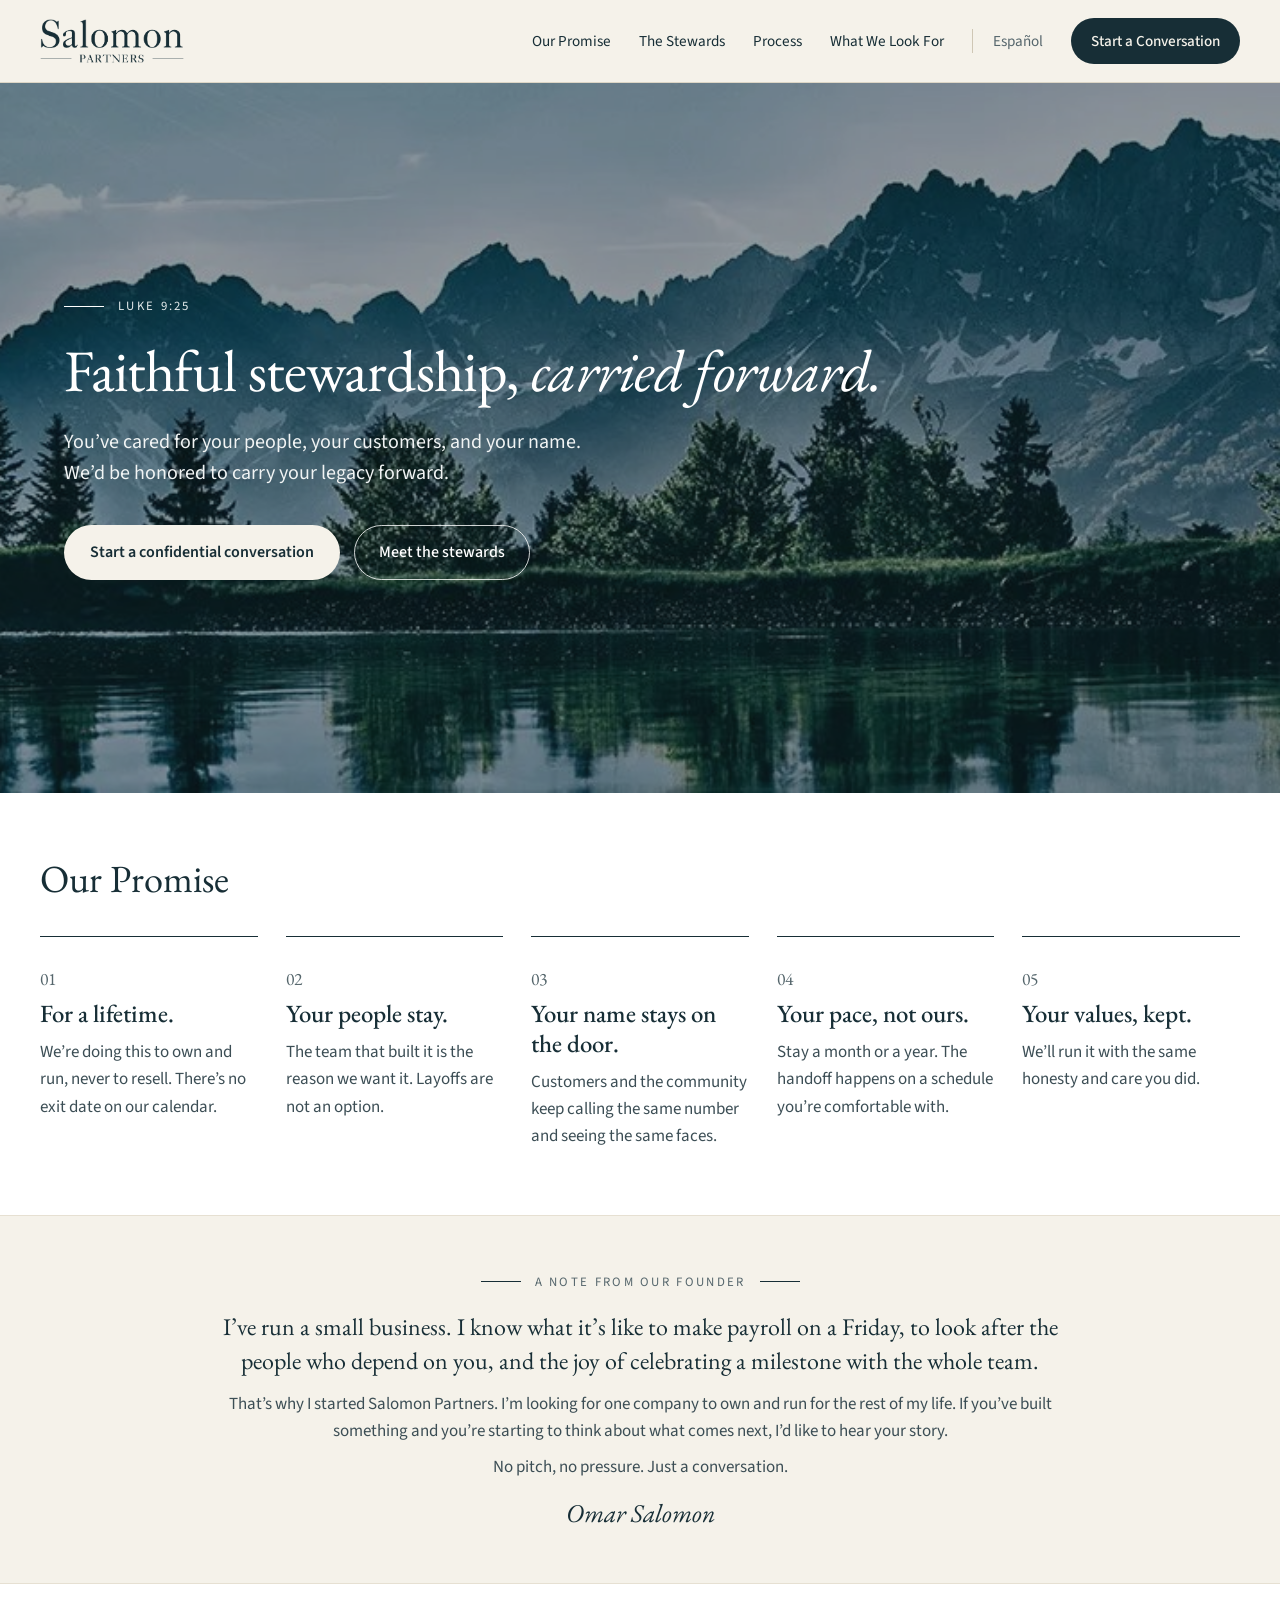
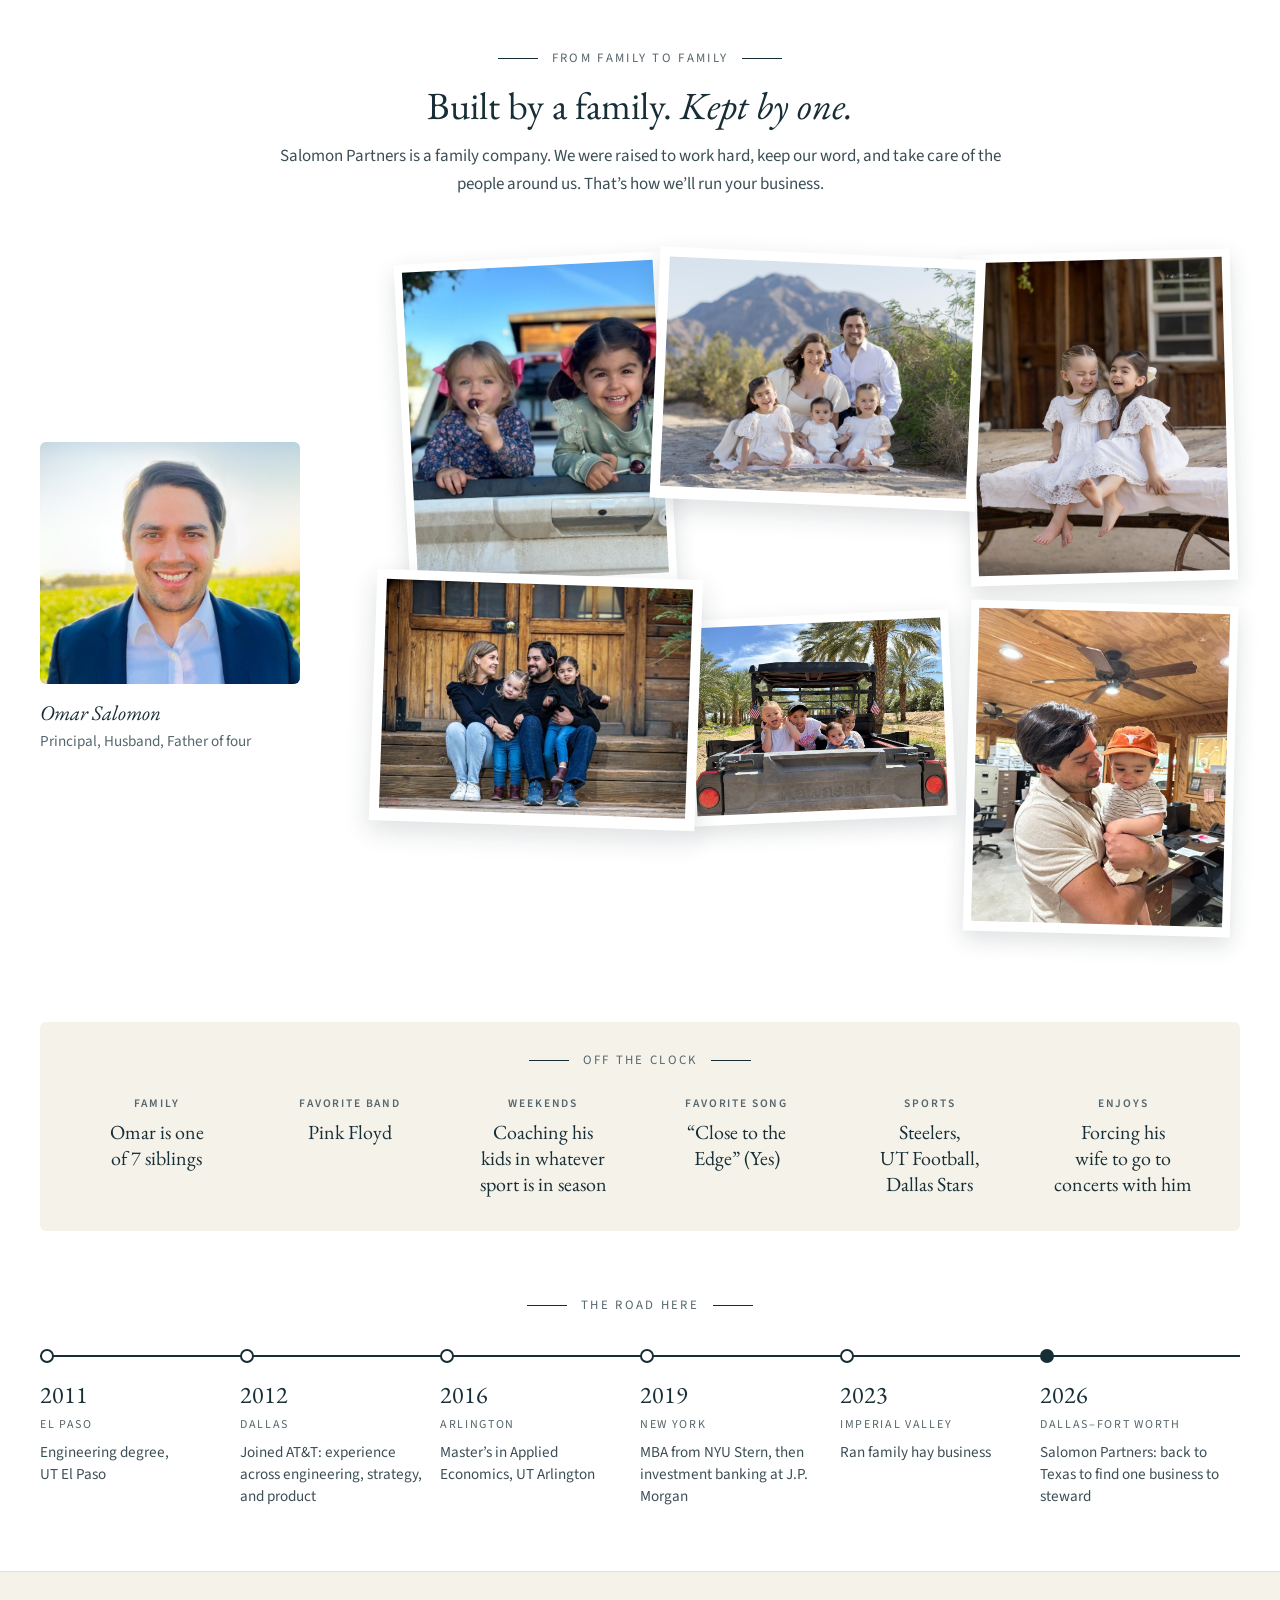
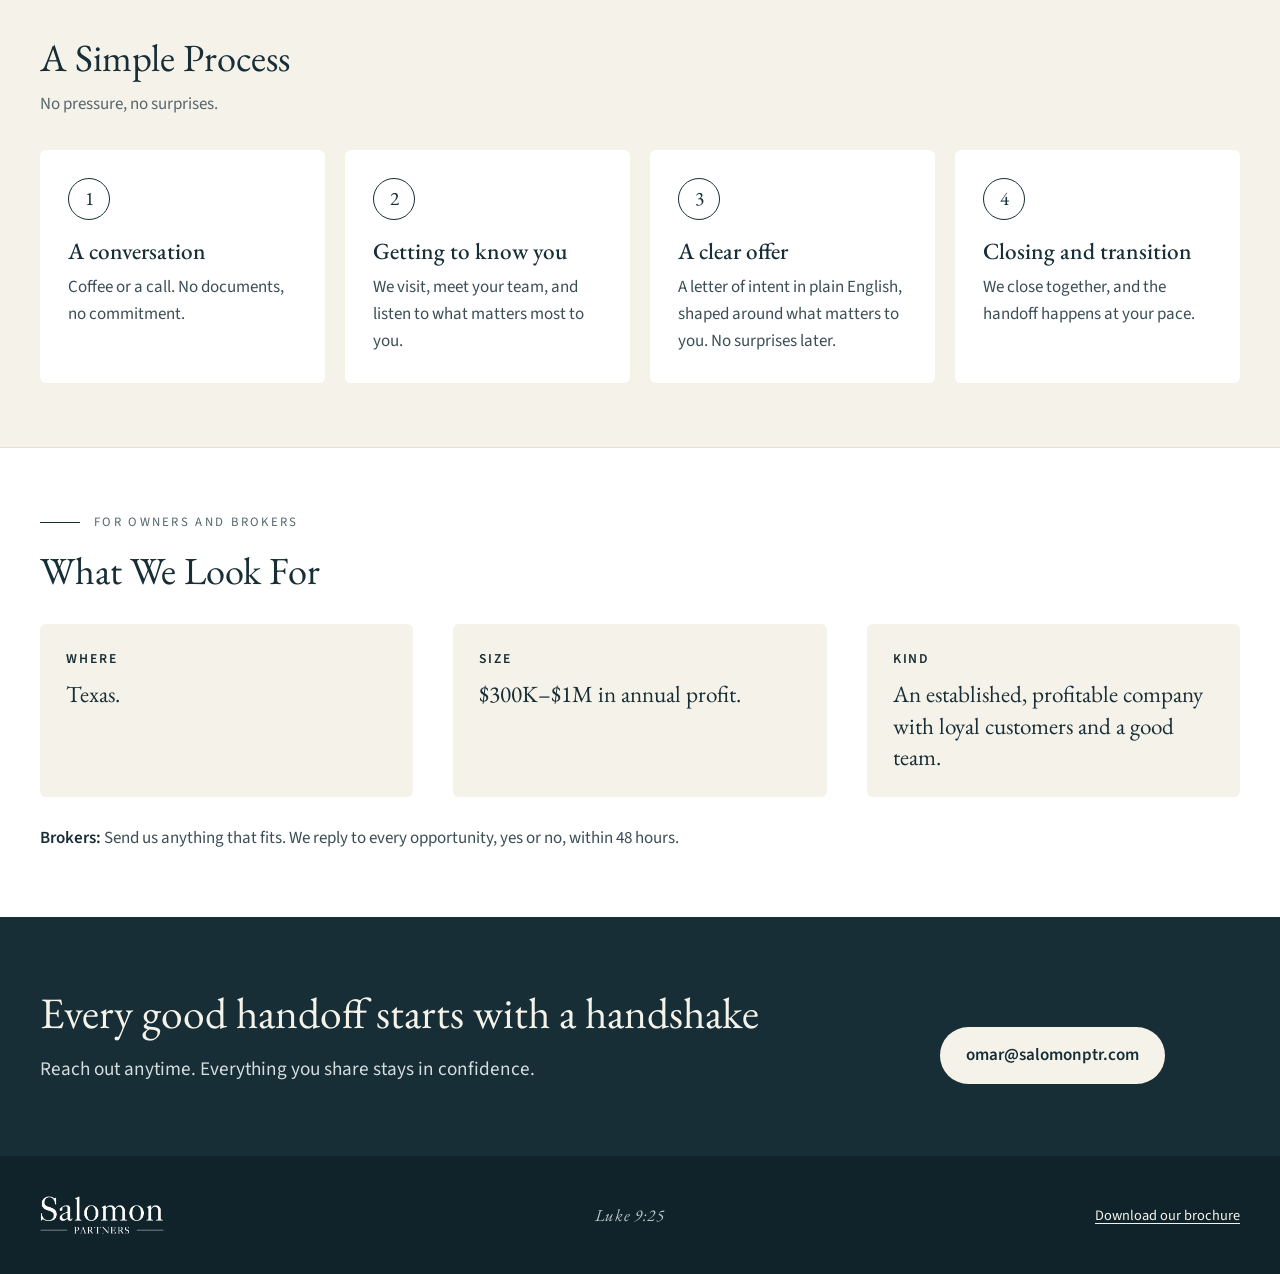
<file: index.html>
<!doctype html>
<html lang="en">
<head>
<meta charset="utf-8">
<meta name="viewport" content="width=device-width, initial-scale=1">
<title>Salomon Partners — Faithful stewardship, carried forward</title>
<meta name="description" content="Salomon Partners is a family company looking for one Texas business to own and run for a lifetime. Your people stay, your name stays, and the handoff happens at your pace.">
<link rel="canonical" href="https://salomonptr.com/">
<link rel="alternate" hreflang="en" href="https://salomonptr.com/">
<link rel="alternate" hreflang="es" href="https://salomonptr.com/es/">
<link rel="alternate" hreflang="x-default" href="https://salomonptr.com/">
<link rel="icon" href="/favicon.ico" sizes="any">
<link rel="icon" type="image/png" href="/favicon.png">
<link rel="apple-touch-icon" href="/apple-touch-icon.png">
<meta name="theme-color" content="#172E36">
<meta property="og:type" content="website">
<meta property="og:site_name" content="Salomon Partners">
<meta property="og:title" content="Salomon Partners — Faithful stewardship, carried forward">
<meta property="og:description" content="Salomon Partners is a family company looking for one Texas business to own and run for a lifetime. Your people stay, your name stays, and the handoff happens at your pace.">
<meta property="og:url" content="https://salomonptr.com/">
<meta property="og:image" content="https://salomonptr.com/assets/img/share.jpg">
<meta property="og:image:width" content="1200">
<meta property="og:image:height" content="630">
<meta name="twitter:card" content="summary_large_image">
<link rel="preload" href="/assets/fonts/eb-garamond-latin-400-normal.woff2" as="font" type="font/woff2" crossorigin>
<link rel="preload" href="/assets/fonts/source-sans-3-latin-400-normal.woff2" as="font" type="font/woff2" crossorigin>
<link rel="stylesheet" href="/assets/fonts.css">
<style>
body{margin:0;background:#F5F2EA}
a{color:#172E36}a:hover{color:#0E1D22}
@keyframes sp-rise{from{opacity:0;transform:translateY(28px)}to{opacity:1;transform:none}}
@supports (animation-timeline: view()){@media (prefers-reduced-motion: no-preference){.sp-reveal{animation:sp-rise linear both;animation-timeline:view();animation-range:entry 0% entry 40%}}}
.sp-hero{background-image:url(/assets/img/hero.jpg);background-size:cover;background-position:center 40%}
</style>
<style>html{scroll-behavior:smooth}img{max-width:100%}</style>
</head>
<body>
<div style="font-family: 'Source Sans 3', system-ui, sans-serif; color: #172E36; background: #F5F2EA; font-size: 1.0625rem; line-height: 1.6">

<header style="background: #F5F2EA; border-bottom: 1px solid #DDD6C6">
<div style="max-width: 1200px; margin: 0 auto; padding: 18px 24px; display: flex; flex-wrap: wrap; align-items: center; justify-content: space-between; gap: 16px">
<a href="#top" style="display: block; line-height: 0"><img src="/assets/img/logo-slate.png" alt="Salomon Partners" style="height: 44px; width: auto"></a>
<nav aria-label="Main" style="display: flex; flex-wrap: wrap; align-items: center; gap: 28px; font-size: 0.95rem">
<a href="#promise" style="text-decoration: none">Our Promise</a>
<a href="#about" style="text-decoration: none">The Stewards</a>
<a href="#process" style="text-decoration: none">Process</a>
<a href="#look" style="text-decoration: none">What We Look For</a>
<a href="/es/" lang="es" style="text-decoration: none; color: #55666C; border-left: 1px solid #CFC7B5; padding-left: 20px">Español</a>
<a href="mailto:omar@salomonptr.com" style="text-decoration: none; background: #172E36; color: #F5F2EA; padding: 11px 20px; border-radius: 999px; font-weight: 500">Start a Conversation</a>
</nav>
</div>
</header>

<section id="top" class="sp-hero" style="position: relative">
<div style="background: rgba(16, 35, 42, 0.46); min-height: clamp(560px, calc(100vh - 190px), 940px); display: flex; align-items: center">
<div style="max-width: 1200px; width: 100%; margin: 0 auto; padding: 64px 24px; box-sizing: border-box; color: #FFFFFF">
<div style="font-size: 0.8rem; letter-spacing: 0.18em; text-transform: uppercase; color: #E6ECED; display: flex; align-items: center; gap: 14px"><span style="display: inline-block; width: 40px; height: 1px; background: #FFFFFF"></span>Luke 9:25</div>
<h1 style="font-family: 'EB Garamond', Georgia, serif; font-weight: 400; font-size: clamp(2.4rem, 4.6vw, 4rem); line-height: 1.08; letter-spacing: -0.01em; margin: 22px 0 24px">Faithful stewardship, <em style="font-style: italic">carried forward.</em></h1>
<p style="font-size: 1.25rem; line-height: 1.55; color: #F1F4F4; max-width: 32em; margin: 0 0 36px">You’ve cared for your people, your customers, and your name.<br>We’d be honored to carry your legacy forward.</p>
<div style="display: flex; flex-wrap: wrap; gap: 14px; align-items: center">
<a href="mailto:omar@salomonptr.com" style="text-decoration: none; background: #F5F2EA; color: #172E36; padding: 15px 26px; border-radius: 999px; font-weight: 600; font-size: 1rem">Start a confidential conversation</a>
<a href="#about" style="text-decoration: none; color: #FFFFFF; border: 1px solid rgba(255,255,255,0.8); padding: 14px 24px; border-radius: 999px; font-weight: 500; font-size: 1rem">Meet the stewards</a>
</div>
</div>
</div>
</section>

<section id="promise" style="background: #FFFFFF; border-bottom: 1px solid #E6E0D2">
<div class="sp-reveal" style="max-width: 1200px; margin: 0 auto; padding: 64px 24px">
<div style="display: flex; flex-wrap: wrap; justify-content: space-between; align-items: flex-end; gap: 24px; margin-bottom: 36px">
<h2 style="font-family: 'EB Garamond', Georgia, serif; font-weight: 400; font-size: clamp(1.8rem, 3vw, 2.4rem); line-height: 1.12; margin: 0">Our Promise</h2>
</div>
<div style="display: flex; flex-wrap: wrap; gap: 32px 28px">
<div style="flex: 1 1 200px; padding-top: 28px; border-top: 1px solid #172E36">
<div style="font-family: 'EB Garamond', Georgia, serif; font-size: 1.1rem; color: #55666C">01</div>
<h3 style="font-family: 'EB Garamond', Georgia, serif; font-weight: 500; font-size: 1.55rem; line-height: 1.2; margin: 6px 0 10px">For a lifetime.</h3>
<p style="margin: 0; color: #3C4E55">We’re doing this to own and run, never to resell. There’s no exit date on our calendar.</p>
</div>
<div style="flex: 1 1 200px; padding-top: 28px; border-top: 1px solid #172E36">
<div style="font-family: 'EB Garamond', Georgia, serif; font-size: 1.1rem; color: #55666C">02</div>
<h3 style="font-family: 'EB Garamond', Georgia, serif; font-weight: 500; font-size: 1.55rem; line-height: 1.2; margin: 6px 0 10px">Your people stay.</h3>
<p style="margin: 0; color: #3C4E55">The team that built it is the reason we want it. Layoffs are not an option.</p>
</div>
<div style="flex: 1 1 200px; padding-top: 28px; border-top: 1px solid #172E36">
<div style="font-family: 'EB Garamond', Georgia, serif; font-size: 1.1rem; color: #55666C">03</div>
<h3 style="font-family: 'EB Garamond', Georgia, serif; font-weight: 500; font-size: 1.55rem; line-height: 1.2; margin: 6px 0 10px">Your name stays on the door.</h3>
<p style="margin: 0; color: #3C4E55">Customers and the community keep calling the same number and seeing the same faces.</p>
</div>
<div style="flex: 1 1 200px; padding-top: 28px; border-top: 1px solid #172E36">
<div style="font-family: 'EB Garamond', Georgia, serif; font-size: 1.1rem; color: #55666C">04</div>
<h3 style="font-family: 'EB Garamond', Georgia, serif; font-weight: 500; font-size: 1.55rem; line-height: 1.2; margin: 6px 0 10px">Your pace, not ours.</h3>
<p style="margin: 0; color: #3C4E55">Stay a month or a year. The handoff happens on a schedule you’re comfortable with.</p>
</div>
<div style="flex: 1 1 200px; padding-top: 28px; border-top: 1px solid #172E36">
<div style="font-family: 'EB Garamond', Georgia, serif; font-size: 1.1rem; color: #55666C">05</div>
<h3 style="font-family: 'EB Garamond', Georgia, serif; font-weight: 500; font-size: 1.55rem; line-height: 1.2; margin: 6px 0 10px">Your values, kept.</h3>
<p style="margin: 0; color: #3C4E55">We’ll run it with the same honesty and care you did.</p>
</div>
</div>
</div>
</section>
<section id="about" style="max-width: 1200px; margin: 0 auto; padding: 56px 24px">
<div class="sp-reveal" style="max-width: 880px; margin: 0 auto; text-align: center">
<div style="font-size: 0.8rem; letter-spacing: 0.18em; text-transform: uppercase; color: #55666C; display: flex; align-items: center; justify-content: center; gap: 14px; margin-bottom: 18px"><span style="display: inline-block; width: 40px; height: 1px; background: #172E36"></span>A note from our founder<span style="display: inline-block; width: 40px; height: 1px; background: #172E36"></span></div>
<p style="font-family: 'EB Garamond', Georgia, serif; font-size: clamp(1.25rem, 1.9vw, 1.5rem); line-height: 1.4; margin: 0 0 14px; text-wrap: pretty">I’ve run a small business. I know what it’s like to make payroll on a Friday, to look after the people who depend on you, and the joy of celebrating a milestone with the whole team.</p>
<p style="margin: 0 0 8px; color: #3C4E55; text-wrap: pretty">That’s why I started Salomon Partners. I’m looking for one company to own and run for the rest of my life. If you’ve built something and you’re starting to think about what comes next, I’d like to hear your story.</p>
<p style="margin: 0 0 18px; color: #3C4E55">No pitch, no pressure. <span style="white-space: nowrap">Just a conversation.</span></p>
<div style="font-family: 'EB Garamond', Georgia, serif; font-style: italic; font-size: 1.6rem; line-height: 1.1">Omar Salomon</div>
</div>
</section>

<section id="family" style="background: #FFFFFF; border-top: 1px solid #E6E0D2; border-bottom: 1px solid #E6E0D2">
<div style="max-width: 1200px; margin: 0 auto; padding: 64px 24px">
<div class="sp-reveal" style="max-width: 760px; margin: 0 auto 48px; text-align: center">
<div style="font-size: 0.8rem; letter-spacing: 0.18em; text-transform: uppercase; color: #55666C; display: flex; align-items: center; justify-content: center; gap: 14px; margin-bottom: 16px"><span style="display: inline-block; width: 40px; height: 1px; background: #172E36"></span>From family to family<span style="display: inline-block; width: 40px; height: 1px; background: #172E36"></span></div>
<h2 style="font-family: 'EB Garamond', Georgia, serif; font-weight: 400; font-size: clamp(1.8rem, 3vw, 2.4rem); line-height: 1.12; margin: 0 0 16px">Built by a family. <em style="font-style: italic">Kept by one.</em></h2>
<p style="margin: 0; color: #3C4E55; text-wrap: pretty">Salomon Partners is a family company. We were raised to work hard, keep our word, and take care of the people around us. That’s how we’ll run your business.</p>
</div>
<div class="sp-reveal" style="display: flex; flex-wrap: wrap; gap: 48px 96px; align-items: center">
<figure style="flex: 1 1 260px; max-width: 340px; margin: 0 auto">
<img src="/assets/img/omar.jpg" alt="Omar Salomon" style="width: 100%; height: auto; aspect-ratio: 676 / 629; object-fit: cover; border-radius: 6px; display: block">
<figcaption style="margin-top: 12px; font-size: 0.95rem; color: #55666C"><span style="font-family: 'EB Garamond', Georgia, serif; font-style: italic; font-size: 1.3rem; color: #172E36">Omar Salomon</span><br>Principal, Husband, Father of four</figcaption>
</figure>
<div style="flex: 999 1 460px; min-width: 0; display: grid; grid-template-columns: repeat(3, minmax(0, 1fr)); gap: 18px 16px; align-items: start; padding: 12px 6px">
<figure style="margin: 0; background: #FFFFFF; padding: 8px 8px 10px; box-shadow: 0 8px 22px rgba(16, 35, 42, 0.14); transform: rotate(-3deg) translateY(0px)">
<img src="/assets/img/family-pickup.jpg" alt="Salomon family" style="display: block; width: 100%; height: auto; aspect-ratio: 4 / 5; object-fit: cover; object-position: center 40%">
</figure>
<figure style="margin: 0; background: #FFFFFF; padding: 8px 8px 10px; box-shadow: 0 8px 22px rgba(16, 35, 42, 0.14); transform: rotate(2.5deg) translateY(18px) scale(1.22); position: relative; z-index: 2">
<img src="/assets/img/family-mt-signal.jpg" alt="Salomon family" style="display: block; width: 100%; height: auto; aspect-ratio: 4 / 3; object-fit: cover; object-position: center 55%">
</figure>
<figure style="margin: 0; background: #FFFFFF; padding: 8px 8px 10px; box-shadow: 0 8px 22px rgba(16, 35, 42, 0.14); transform: rotate(-1.5deg) translateY(-6px)">
<img src="/assets/img/family-girls.jpg" alt="Salomon family" style="display: block; width: 100%; height: auto; aspect-ratio: 4 / 5; object-fit: cover; object-position: center 40%">
</figure>
<figure style="margin: 0; background: #FFFFFF; padding: 8px 8px 10px; box-shadow: 0 8px 22px rgba(16, 35, 42, 0.14); transform: rotate(2deg) translateY(-10px) scale(1.22); position: relative; z-index: 2">
<img src="/assets/img/family-cabin.jpg" alt="Salomon family" style="display: block; width: 100%; height: auto; aspect-ratio: 4 / 3; object-fit: cover; object-position: center 45%">
</figure>
<figure style="margin: 0; background: #FFFFFF; padding: 8px 8px 10px; box-shadow: 0 8px 22px rgba(16, 35, 42, 0.14); transform: rotate(-2.5deg) translateY(8px)">
<img src="/assets/img/family-mule.jpg" alt="Salomon family" style="display: block; width: 100%; height: auto; aspect-ratio: 4 / 3; object-fit: cover; object-position: center 55%">
</figure>
<figure style="margin: 0; background: #FFFFFF; padding: 8px 8px 10px; box-shadow: 0 8px 22px rgba(16, 35, 42, 0.14); transform: rotate(1.5deg) translateY(-4px)">
<img src="/assets/img/family-sam.jpg" alt="Salomon family" style="display: block; width: 100%; height: auto; aspect-ratio: 4 / 5; object-fit: cover; object-position: center 35%">
</figure>
</div>
</div>
<div class="sp-reveal" style="margin-top: 72px; background: #F5F2EA; border-radius: 6px; padding: 28px 24px 30px">
<div style="font-size: 0.8rem; letter-spacing: 0.18em; text-transform: uppercase; color: #55666C; display: flex; align-items: center; justify-content: center; gap: 14px; margin-bottom: 20px"><span style="display: inline-block; width: 40px; height: 1px; background: #172E36"></span>Off the Clock<span style="display: inline-block; width: 40px; height: 1px; background: #172E36"></span></div>
<div style="display: grid; grid-template-columns: repeat(auto-fit, minmax(160px, 1fr)); gap: 20px 8px">
<div style="text-align: center; padding: 4px 12px">
<div style="font-size: 0.72rem; letter-spacing: 0.16em; text-transform: uppercase; font-weight: 600; color: #55666C; margin-bottom: 6px">Family</div>
<div style="font-family: 'EB Garamond', Georgia, serif; font-size: 1.25rem; line-height: 1.3; text-wrap: balance">Omar is one of 7 siblings</div>
</div>
<div style="text-align: center; padding: 4px 12px">
<div style="font-size: 0.72rem; letter-spacing: 0.16em; text-transform: uppercase; font-weight: 600; color: #55666C; margin-bottom: 6px">Favorite band</div>
<div style="font-family: 'EB Garamond', Georgia, serif; font-size: 1.25rem; line-height: 1.3; text-wrap: balance">Pink Floyd</div>
</div>
<div style="text-align: center; padding: 4px 12px">
<div style="font-size: 0.72rem; letter-spacing: 0.16em; text-transform: uppercase; font-weight: 600; color: #55666C; margin-bottom: 6px">Weekends</div>
<div style="font-family: 'EB Garamond', Georgia, serif; font-size: 1.25rem; line-height: 1.3; text-wrap: balance">Coaching his kids in whatever sport is in season</div>
</div>
<div style="text-align: center; padding: 4px 12px">
<div style="font-size: 0.72rem; letter-spacing: 0.16em; text-transform: uppercase; font-weight: 600; color: #55666C; margin-bottom: 6px">Favorite song</div>
<div style="font-family: 'EB Garamond', Georgia, serif; font-size: 1.25rem; line-height: 1.3; text-wrap: balance">“Close to the Edge” (Yes)</div>
</div>
<div style="text-align: center; padding: 4px 12px">
<div style="font-size: 0.72rem; letter-spacing: 0.16em; text-transform: uppercase; font-weight: 600; color: #55666C; margin-bottom: 6px">Sports</div>
<div style="font-family: 'EB Garamond', Georgia, serif; font-size: 1.25rem; line-height: 1.3; text-wrap: balance">Steelers, <span style="white-space: nowrap">UT Football,</span> <span style="white-space: nowrap">Dallas Stars</span></div>
</div>
<div style="text-align: center; padding: 4px 12px">
<div style="font-size: 0.72rem; letter-spacing: 0.16em; text-transform: uppercase; font-weight: 600; color: #55666C; margin-bottom: 6px">Enjoys</div>
<div style="font-family: 'EB Garamond', Georgia, serif; font-size: 1.25rem; line-height: 1.3; text-wrap: balance">Forcing his wife to go to concerts with him</div>
</div>
</div>
</div>
<div class="sp-reveal" style="margin-top: 56px; padding-top: 8px">
<div style="font-size: 0.8rem; letter-spacing: 0.18em; text-transform: uppercase; color: #55666C; display: flex; align-items: center; justify-content: center; gap: 14px; margin-bottom: 40px"><span style="display: inline-block; width: 40px; height: 1px; background: #172E36"></span>The road here<span style="display: inline-block; width: 40px; height: 1px; background: #172E36"></span></div>
<div style="display: grid; grid-template-columns: repeat(auto-fit, minmax(160px, 1fr)); row-gap: 40px">
<div style="position: relative; padding: 26px 18px 0 0; border-top: 2px solid #172E36">
<span style="position: absolute; top: -8px; left: 0; width: 10px; height: 10px; border-radius: 999px; background: #FFFFFF; border: 2px solid #172E36"></span>
<div style="font-family: 'EB Garamond', Georgia, serif; font-size: 1.5rem; line-height: 1">2011</div>
<div style="font-size: 0.75rem; letter-spacing: 0.14em; text-transform: uppercase; color: #55666C; margin: 8px 0 6px">El Paso</div>
<p style="margin: 0; font-size: 0.95rem; line-height: 1.45; color: #3C4E55">Engineering degree,<br><span style="white-space: nowrap">UT El Paso</span></p>
</div>
<div style="position: relative; padding: 26px 18px 0 0; border-top: 2px solid #172E36">
<span style="position: absolute; top: -8px; left: 0; width: 10px; height: 10px; border-radius: 999px; background: #FFFFFF; border: 2px solid #172E36"></span>
<div style="font-family: 'EB Garamond', Georgia, serif; font-size: 1.5rem; line-height: 1">2012</div>
<div style="font-size: 0.75rem; letter-spacing: 0.14em; text-transform: uppercase; color: #55666C; margin: 8px 0 6px">Dallas</div>
<p style="margin: 0; font-size: 0.95rem; line-height: 1.45; color: #3C4E55">Joined AT&amp;T: experience across engineering, strategy, and product</p>
</div>
<div style="position: relative; padding: 26px 18px 0 0; border-top: 2px solid #172E36">
<span style="position: absolute; top: -8px; left: 0; width: 10px; height: 10px; border-radius: 999px; background: #FFFFFF; border: 2px solid #172E36"></span>
<div style="font-family: 'EB Garamond', Georgia, serif; font-size: 1.5rem; line-height: 1">2016</div>
<div style="font-size: 0.75rem; letter-spacing: 0.14em; text-transform: uppercase; color: #55666C; margin: 8px 0 6px">Arlington</div>
<p style="margin: 0; font-size: 0.95rem; line-height: 1.45; color: #3C4E55">Master’s in Applied Economics, UT Arlington</p>
</div>
<div style="position: relative; padding: 26px 18px 0 0; border-top: 2px solid #172E36">
<span style="position: absolute; top: -8px; left: 0; width: 10px; height: 10px; border-radius: 999px; background: #FFFFFF; border: 2px solid #172E36"></span>
<div style="font-family: 'EB Garamond', Georgia, serif; font-size: 1.5rem; line-height: 1">2019</div>
<div style="font-size: 0.75rem; letter-spacing: 0.14em; text-transform: uppercase; color: #55666C; margin: 8px 0 6px">New York</div>
<p style="margin: 0; font-size: 0.95rem; line-height: 1.45; color: #3C4E55">MBA from NYU Stern, then investment banking at J.P. Morgan</p>
</div>
<div style="position: relative; padding: 26px 18px 0 0; border-top: 2px solid #172E36">
<span style="position: absolute; top: -8px; left: 0; width: 10px; height: 10px; border-radius: 999px; background: #FFFFFF; border: 2px solid #172E36"></span>
<div style="font-family: 'EB Garamond', Georgia, serif; font-size: 1.5rem; line-height: 1">2023</div>
<div style="font-size: 0.75rem; letter-spacing: 0.14em; text-transform: uppercase; color: #55666C; margin: 8px 0 6px">Imperial Valley</div>
<p style="margin: 0; font-size: 0.95rem; line-height: 1.45; color: #3C4E55">Ran family hay business</p>
</div>
<div style="position: relative; padding: 26px 18px 0 0; border-top: 2px solid #172E36">
<span style="position: absolute; top: -8px; left: 0; width: 10px; height: 10px; border-radius: 999px; background: #172E36; border: 2px solid #172E36"></span>
<div style="font-family: 'EB Garamond', Georgia, serif; font-size: 1.5rem; line-height: 1">2026</div>
<div style="font-size: 0.75rem; letter-spacing: 0.14em; text-transform: uppercase; color: #55666C; margin: 8px 0 6px">Dallas–Fort Worth</div>
<p style="margin: 0; font-size: 0.95rem; line-height: 1.45; color: #3C4E55">Salomon Partners: back to Texas to find one business to steward</p>
</div>
</div>
</div>
</div>
</section>

<section id="process" style="background: #F5F2EA">
<div class="sp-reveal" style="max-width: 1200px; margin: 0 auto; padding: 64px 24px">
<h2 style="font-family: 'EB Garamond', Georgia, serif; font-weight: 400; font-size: clamp(1.8rem, 3vw, 2.4rem); line-height: 1.12; margin: 0 0 12px">A Simple Process</h2>
<p style="margin: 0 0 32px; color: #55666C">No pressure, no surprises.</p>
<div style="display: flex; flex-wrap: wrap; gap: 20px">
<div style="flex: 1 1 200px; box-sizing: border-box; background: #FFFFFF; border-radius: 6px; padding: 28px">
<div style="width: 40px; height: 40px; border-radius: 999px; border: 1px solid #172E36; display: flex; align-items: center; justify-content: center; font-family: 'EB Garamond', Georgia, serif; font-size: 1.2rem">1</div>
<h3 style="font-family: 'EB Garamond', Georgia, serif; font-weight: 500; font-size: 1.45rem; line-height: 1.2; margin: 18px 0 8px">A conversation</h3>
<p style="margin: 0; color: #3C4E55">Coffee or a call. No documents, no commitment.</p>
</div>
<div style="flex: 1 1 200px; box-sizing: border-box; background: #FFFFFF; border-radius: 6px; padding: 28px">
<div style="width: 40px; height: 40px; border-radius: 999px; border: 1px solid #172E36; display: flex; align-items: center; justify-content: center; font-family: 'EB Garamond', Georgia, serif; font-size: 1.2rem">2</div>
<h3 style="font-family: 'EB Garamond', Georgia, serif; font-weight: 500; font-size: 1.45rem; line-height: 1.2; margin: 18px 0 8px">Getting to know you</h3>
<p style="margin: 0; color: #3C4E55">We visit, meet your team, and listen to what matters most to you.</p>
</div>
<div style="flex: 1 1 200px; box-sizing: border-box; background: #FFFFFF; border-radius: 6px; padding: 28px">
<div style="width: 40px; height: 40px; border-radius: 999px; border: 1px solid #172E36; display: flex; align-items: center; justify-content: center; font-family: 'EB Garamond', Georgia, serif; font-size: 1.2rem">3</div>
<h3 style="font-family: 'EB Garamond', Georgia, serif; font-weight: 500; font-size: 1.45rem; line-height: 1.2; margin: 18px 0 8px">A clear offer</h3>
<p style="margin: 0; color: #3C4E55">A letter of intent in plain English, shaped around what matters to you. No surprises later.</p>
</div>
<div style="flex: 1 1 200px; box-sizing: border-box; background: #FFFFFF; border-radius: 6px; padding: 28px">
<div style="width: 40px; height: 40px; border-radius: 999px; border: 1px solid #172E36; display: flex; align-items: center; justify-content: center; font-family: 'EB Garamond', Georgia, serif; font-size: 1.2rem">4</div>
<h3 style="font-family: 'EB Garamond', Georgia, serif; font-weight: 500; font-size: 1.45rem; line-height: 1.2; margin: 18px 0 8px">Closing and transition</h3>
<p style="margin: 0; color: #3C4E55">We close together, and the handoff happens at your pace.</p>
</div>
</div>
</div>
</section>

<section id="look" style="background: #FFFFFF; border-top: 1px solid #E6E0D2">
<div class="sp-reveal" style="max-width: 1200px; margin: 0 auto; padding: 64px 24px">
<div style="font-size: 0.8rem; letter-spacing: 0.18em; text-transform: uppercase; color: #55666C; display: flex; align-items: center; gap: 14px"><span style="display: inline-block; width: 40px; height: 1px; background: #172E36"></span>For owners and brokers</div>
<h2 style="font-family: 'EB Garamond', Georgia, serif; font-weight: 400; font-size: clamp(1.8rem, 3vw, 2.4rem); line-height: 1.12; margin: 16px 0 32px">What We Look For</h2>
<div style="display: flex; flex-wrap: wrap; gap: 40px">
<div style="flex: 1 1 260px; background: #F5F2EA; border-radius: 6px; padding: 24px 26px">
<h3 style="font-size: 0.85rem; letter-spacing: 0.14em; text-transform: uppercase; font-weight: 600; margin: 0 0 10px">Where</h3>
<p style="margin: 0; font-family: 'EB Garamond', Georgia, serif; font-size: 1.45rem; line-height: 1.35">Texas.</p>
</div>
<div style="flex: 1 1 260px; background: #F5F2EA; border-radius: 6px; padding: 24px 26px">
<h3 style="font-size: 0.85rem; letter-spacing: 0.14em; text-transform: uppercase; font-weight: 600; margin: 0 0 10px">Size</h3>
<p style="margin: 0; font-family: 'EB Garamond', Georgia, serif; font-size: 1.45rem; line-height: 1.35">$300K–$1M in annual profit.</p>
</div>
<div style="flex: 1 1 260px; background: #F5F2EA; border-radius: 6px; padding: 24px 26px">
<h3 style="font-size: 0.85rem; letter-spacing: 0.14em; text-transform: uppercase; font-weight: 600; margin: 0 0 10px">Kind</h3>
<p style="margin: 0; font-family: 'EB Garamond', Georgia, serif; font-size: 1.45rem; line-height: 1.35">An established, profitable company with loyal customers and a good team.</p>
</div>
</div>
<p style="margin: 28px 0 0; color: #3C4E55"><strong style="font-weight: 600; color: #172E36">Brokers:</strong> Send us anything that fits. We reply to every opportunity, yes or no, within 48 hours.</p>
</div>
</section>

<section id="contact" style="background: #172E36; color: #F5F2EA">
<div style="max-width: 1200px; margin: 0 auto; padding: 72px 24px; display: flex; flex-wrap: wrap; gap: 48px; align-items: flex-end; justify-content: space-between">
<div style="flex: 999 1 480px; min-width: 0">
<h2 style="font-family: 'EB Garamond', Georgia, serif; font-weight: 400; font-size: clamp(2rem, 3.4vw, 2.8rem); line-height: 1.08; margin: 0 0 18px; text-wrap: balance">Every good handoff starts with a handshake</h2>
<p style="margin: 0; font-size: 1.2rem; color: #D6DDDF; max-width: 42em; text-wrap: balance">Reach out anytime. Everything you share stays in confidence.</p>
</div>
<div style="flex: 1 1 300px; display: flex; flex-direction: column; gap: 14px; align-items: flex-start">
<a href="mailto:omar@salomonptr.com" style="text-decoration: none; background: #F5F2EA; color: #172E36; padding: 15px 26px; border-radius: 999px; font-weight: 600">omar@salomonptr.com</a>
</div>
</div>
</section>

<footer style="background: #10232A; color: #B9C4C7">
<div style="max-width: 1200px; margin: 0 auto; padding: 40px 24px; display: flex; flex-wrap: wrap; align-items: center; justify-content: space-between; gap: 20px; font-size: 0.9rem">
<img src="/assets/img/logo-white.png" alt="Salomon Partners" style="height: 38px; width: auto">
<span style="font-family: 'EB Garamond', Georgia, serif; font-style: italic; font-size: 1.05rem; letter-spacing: 0.04em">Luke 9:25</span>
<a href="/brochure/salomon-partners-brochure.pdf" target="_blank" rel="noopener" style="color: #F5F2EA; text-decoration: underline; text-underline-offset: 3px">Download our brochure</a>
</div>
</footer>

</div>
</body>
</html>
</file>
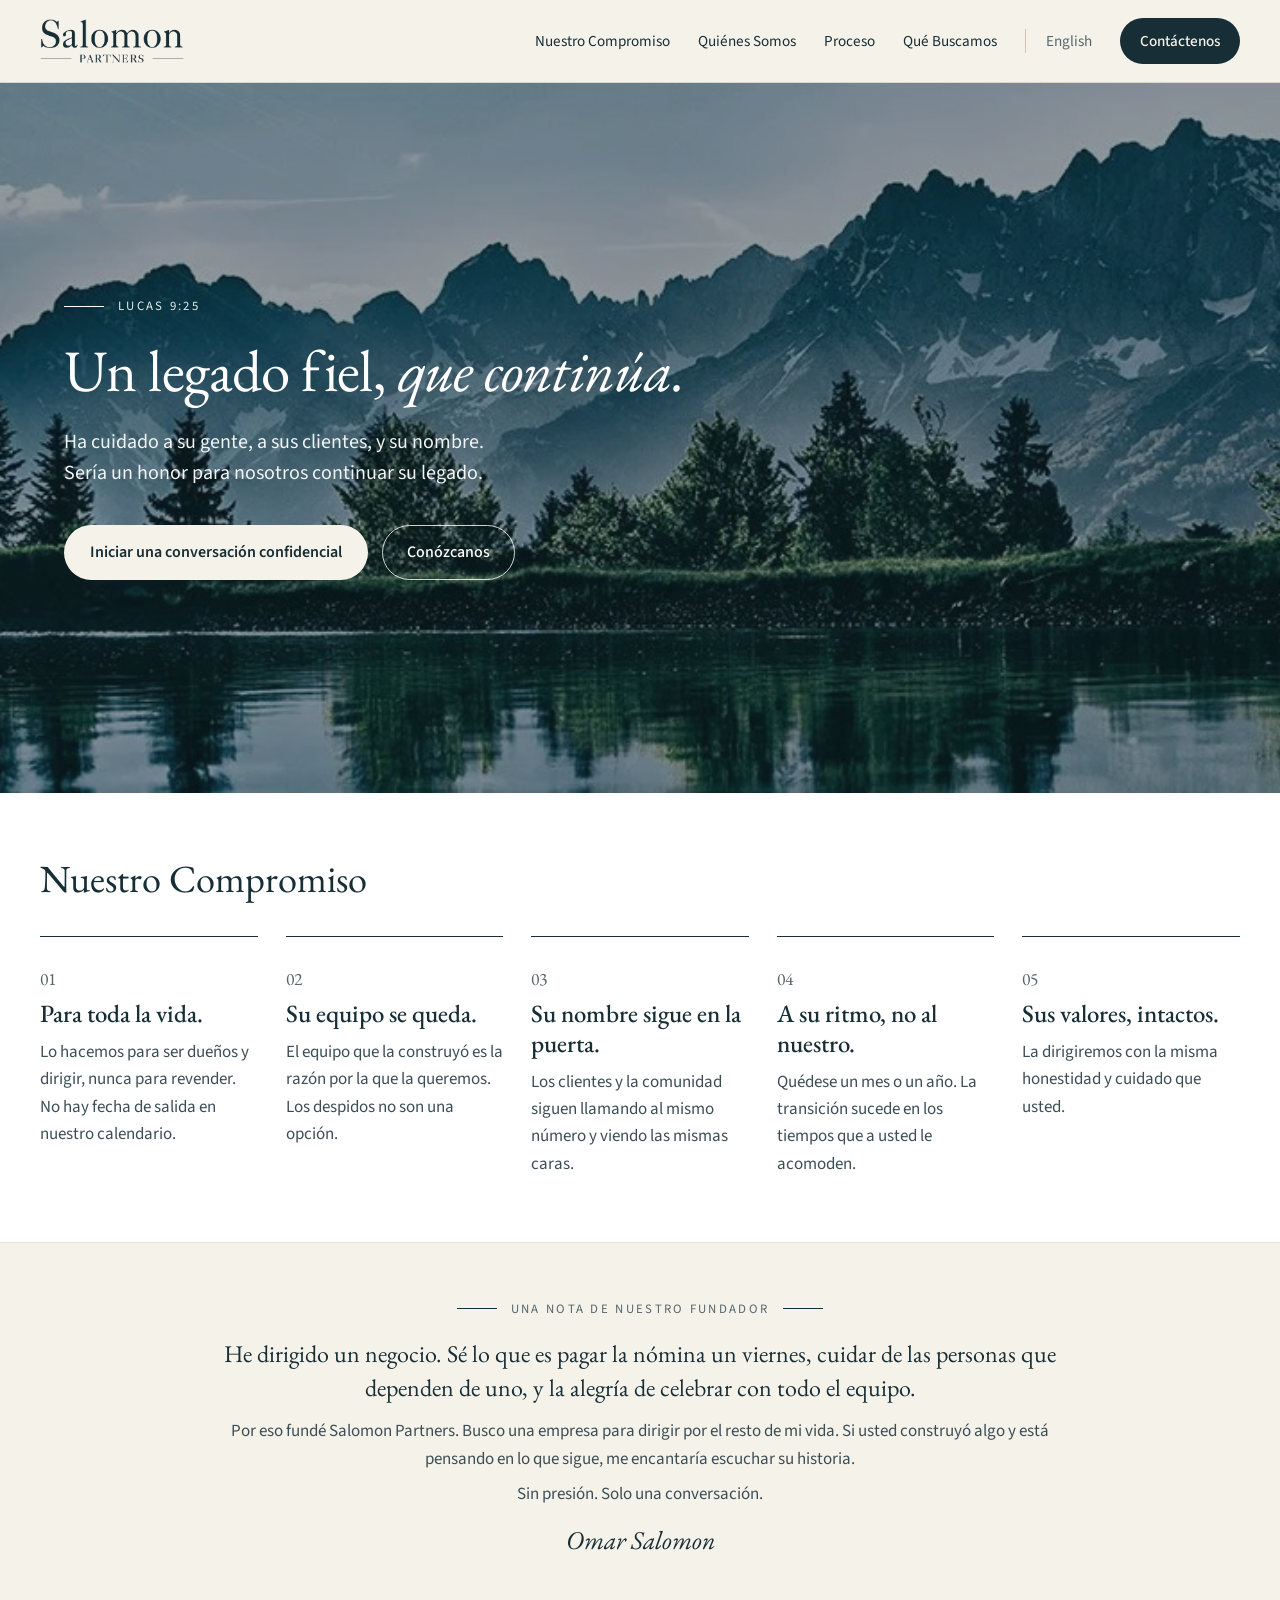
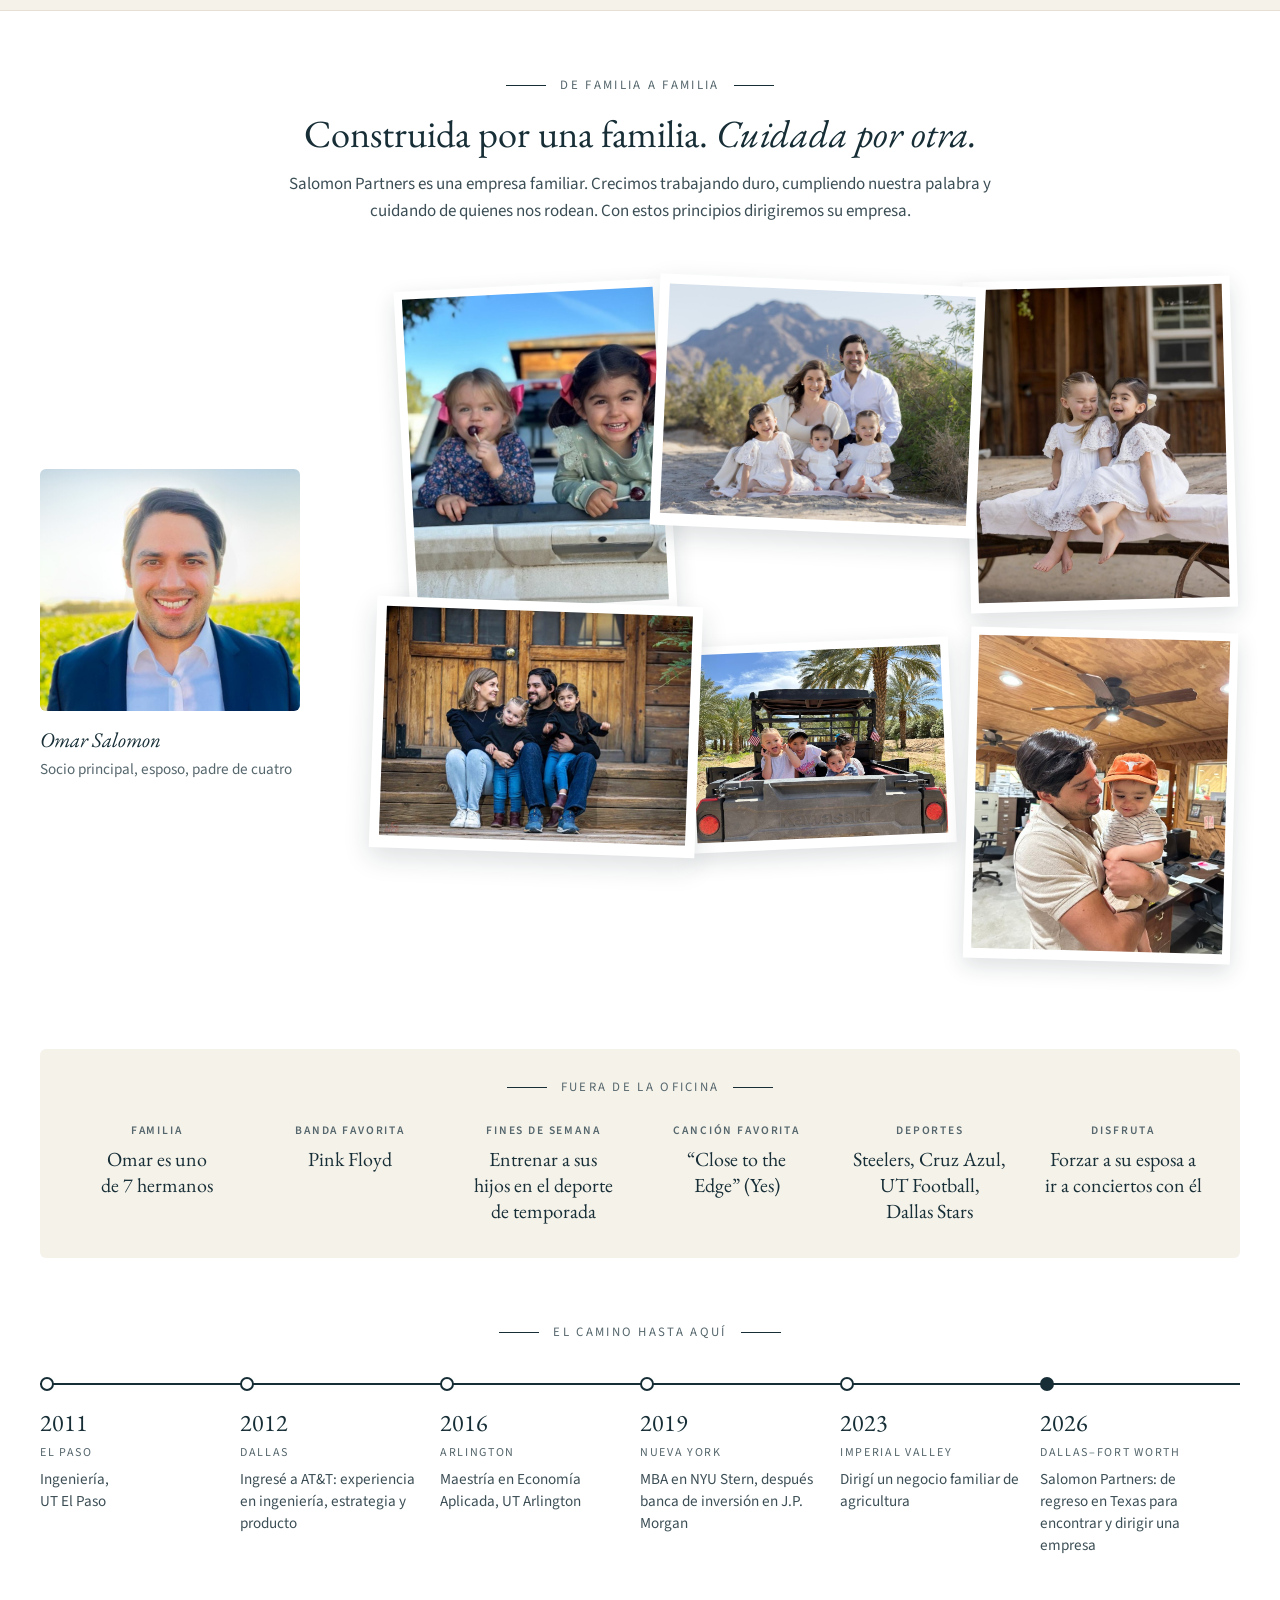
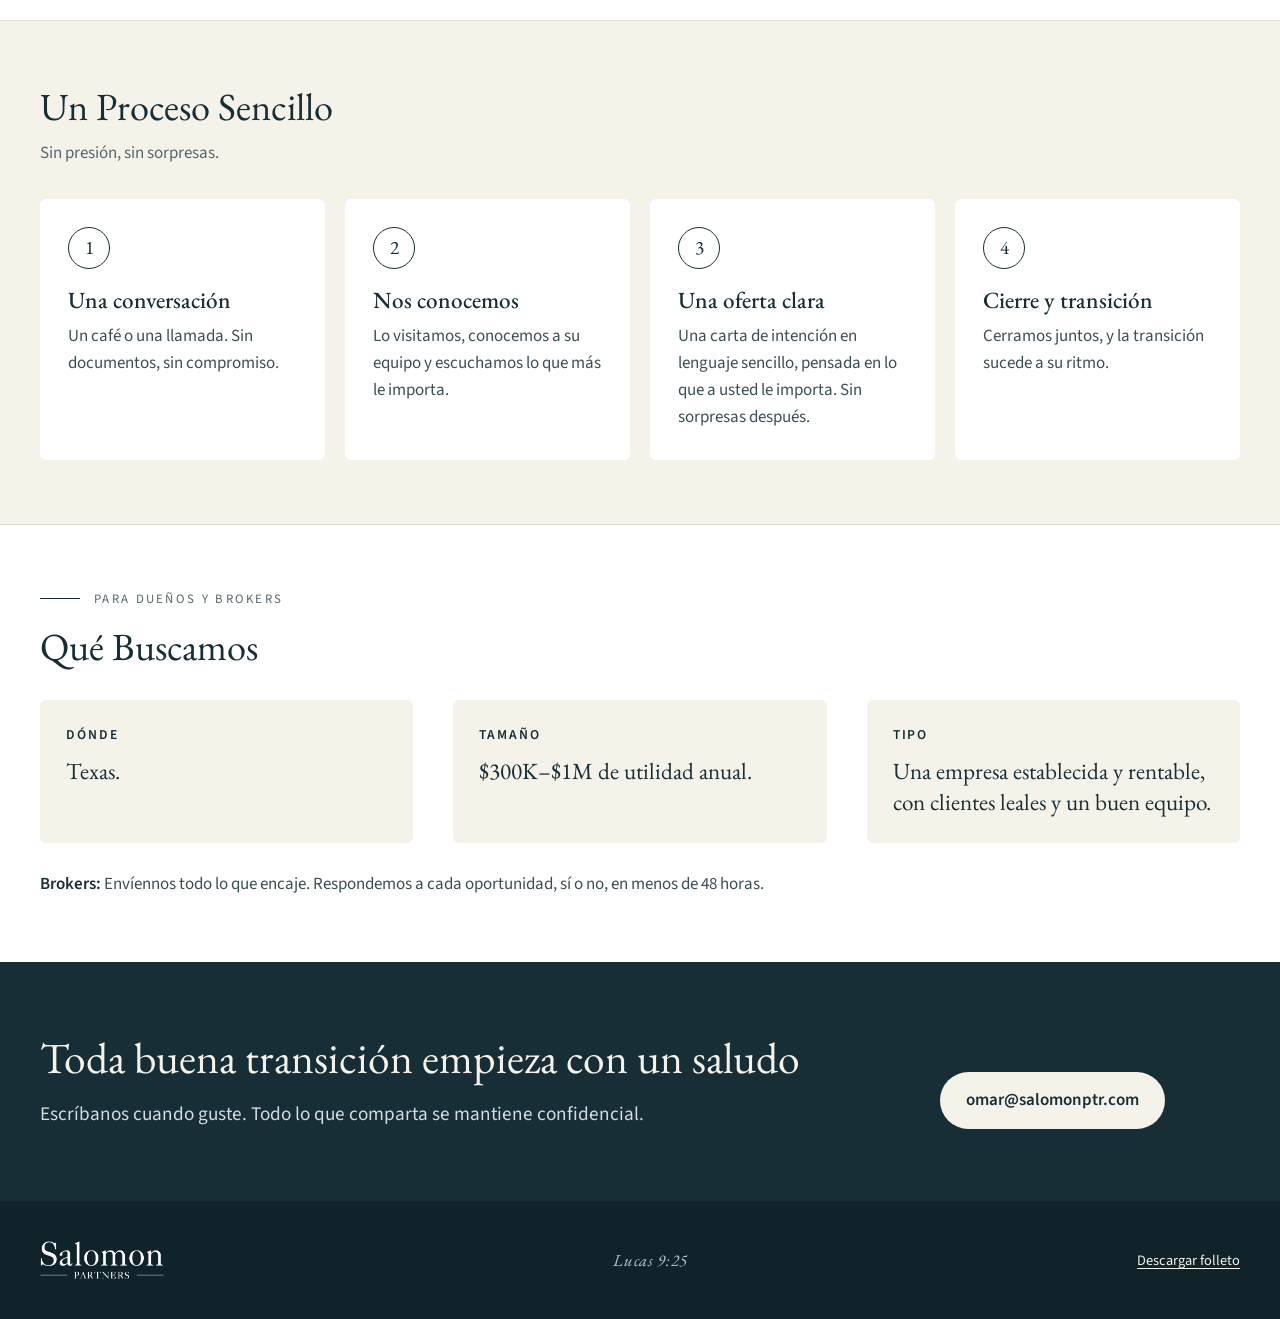
<file: es/index.html>
<!doctype html>
<html lang="es">
<head>
<meta charset="utf-8">
<meta name="viewport" content="width=device-width, initial-scale=1">
<title>Salomon Partners — Un legado fiel, que continúa</title>
<meta name="description" content="Salomon Partners es una empresa familiar que busca una empresa en Texas para dirigir por el resto de la vida. Su equipo se queda, su nombre se queda y la transición sucede a su ritmo.">
<link rel="canonical" href="https://salomonptr.com/es/">
<link rel="alternate" hreflang="en" href="https://salomonptr.com/">
<link rel="alternate" hreflang="es" href="https://salomonptr.com/es/">
<link rel="alternate" hreflang="x-default" href="https://salomonptr.com/">
<link rel="icon" href="/favicon.ico" sizes="any">
<link rel="icon" type="image/png" href="/favicon.png">
<link rel="apple-touch-icon" href="/apple-touch-icon.png">
<meta name="theme-color" content="#172E36">
<meta property="og:type" content="website">
<meta property="og:site_name" content="Salomon Partners">
<meta property="og:title" content="Salomon Partners — Un legado fiel, que continúa">
<meta property="og:description" content="Salomon Partners es una empresa familiar que busca una empresa en Texas para dirigir por el resto de la vida. Su equipo se queda, su nombre se queda y la transición sucede a su ritmo.">
<meta property="og:url" content="https://salomonptr.com/es/">
<meta property="og:image" content="https://salomonptr.com/assets/img/share.jpg">
<meta property="og:image:width" content="1200">
<meta property="og:image:height" content="630">
<meta name="twitter:card" content="summary_large_image">
<link rel="preload" href="/assets/fonts/eb-garamond-latin-400-normal.woff2" as="font" type="font/woff2" crossorigin>
<link rel="preload" href="/assets/fonts/source-sans-3-latin-400-normal.woff2" as="font" type="font/woff2" crossorigin>
<link rel="stylesheet" href="/assets/fonts.css">
<style>
body{margin:0;background:#F5F2EA}
a{color:#172E36}a:hover{color:#0E1D22}
@keyframes sp-rise{from{opacity:0;transform:translateY(28px)}to{opacity:1;transform:none}}
@supports (animation-timeline: view()){@media (prefers-reduced-motion: no-preference){.sp-reveal{animation:sp-rise linear both;animation-timeline:view();animation-range:entry 0% entry 40%}}}
.sp-hero{background-image:url(/assets/img/hero.jpg);background-size:cover;background-position:center 40%}
</style>
<style>html{scroll-behavior:smooth}img{max-width:100%}</style>
</head>
<body>
<div style="font-family: 'Source Sans 3', system-ui, sans-serif; color: #172E36; background: #F5F2EA; font-size: 1.0625rem; line-height: 1.6">

<header style="background: #F5F2EA; border-bottom: 1px solid #DDD6C6">
<div style="max-width: 1200px; margin: 0 auto; padding: 18px 24px; display: flex; flex-wrap: wrap; align-items: center; justify-content: space-between; gap: 16px">
<a href="#top" style="display: block; line-height: 0"><img src="/assets/img/logo-slate.png" alt="Salomon Partners" style="height: 44px; width: auto"></a>
<nav aria-label="Principal" style="display: flex; flex-wrap: wrap; align-items: center; gap: 28px; font-size: 0.95rem">
<a href="#promise" style="text-decoration: none">Nuestro Compromiso</a>
<a href="#about" style="text-decoration: none">Quiénes Somos</a>
<a href="#process" style="text-decoration: none">Proceso</a>
<a href="#look" style="text-decoration: none">Qué Buscamos</a>
<a href="/" lang="en" style="text-decoration: none; color: #55666C; border-left: 1px solid #CFC7B5; padding-left: 20px">English</a>
<a href="mailto:omar@salomonptr.com" style="text-decoration: none; background: #172E36; color: #F5F2EA; padding: 11px 20px; border-radius: 999px; font-weight: 500">Contáctenos</a>
</nav>
</div>
</header>

<section id="top" class="sp-hero" style="position: relative">
<div style="background: rgba(16, 35, 42, 0.46); min-height: clamp(560px, calc(100vh - 190px), 940px); display: flex; align-items: center">
<div style="max-width: 1200px; width: 100%; margin: 0 auto; padding: 64px 24px; box-sizing: border-box; color: #FFFFFF">
<div style="font-size: 0.8rem; letter-spacing: 0.18em; text-transform: uppercase; color: #E6ECED; display: flex; align-items: center; gap: 14px"><span style="display: inline-block; width: 40px; height: 1px; background: #FFFFFF"></span>Lucas 9:25</div>
<h1 style="font-family: 'EB Garamond', Georgia, serif; font-weight: 400; font-size: clamp(2.4rem, 4.6vw, 4rem); line-height: 1.08; letter-spacing: -0.01em; margin: 22px 0 24px">Un legado fiel, <em style="font-style: italic">que continúa.</em></h1>
<p style="font-size: 1.25rem; line-height: 1.55; color: #F1F4F4; max-width: 32em; margin: 0 0 36px">Ha cuidado a su gente, a sus clientes, y su nombre.<br>Sería un honor para nosotros continuar su legado.</p>
<div style="display: flex; flex-wrap: wrap; gap: 14px; align-items: center">
<a href="mailto:omar@salomonptr.com" style="text-decoration: none; background: #F5F2EA; color: #172E36; padding: 15px 26px; border-radius: 999px; font-weight: 600; font-size: 1rem">Iniciar una conversación confidencial</a>
<a href="#about" style="text-decoration: none; color: #FFFFFF; border: 1px solid rgba(255,255,255,0.8); padding: 14px 24px; border-radius: 999px; font-weight: 500; font-size: 1rem">Conózcanos</a>
</div>
</div>
</div>
</section>

<section id="promise" style="background: #FFFFFF; border-bottom: 1px solid #E6E0D2">
<div class="sp-reveal" style="max-width: 1200px; margin: 0 auto; padding: 64px 24px">
<div style="display: flex; flex-wrap: wrap; justify-content: space-between; align-items: flex-end; gap: 24px; margin-bottom: 36px">
<h2 style="font-family: 'EB Garamond', Georgia, serif; font-weight: 400; font-size: clamp(1.8rem, 3vw, 2.4rem); line-height: 1.12; margin: 0">Nuestro Compromiso</h2>
</div>
<div style="display: flex; flex-wrap: wrap; gap: 32px 28px">
<div style="flex: 1 1 200px; padding-top: 28px; border-top: 1px solid #172E36">
<div style="font-family: 'EB Garamond', Georgia, serif; font-size: 1.1rem; color: #55666C">01</div>
<h3 style="font-family: 'EB Garamond', Georgia, serif; font-weight: 500; font-size: 1.55rem; line-height: 1.2; margin: 6px 0 10px">Para toda la vida.</h3>
<p style="margin: 0; color: #3C4E55">Lo hacemos para ser dueños y dirigir, nunca para revender. No hay fecha de salida en nuestro calendario.</p>
</div>
<div style="flex: 1 1 200px; padding-top: 28px; border-top: 1px solid #172E36">
<div style="font-family: 'EB Garamond', Georgia, serif; font-size: 1.1rem; color: #55666C">02</div>
<h3 style="font-family: 'EB Garamond', Georgia, serif; font-weight: 500; font-size: 1.55rem; line-height: 1.2; margin: 6px 0 10px">Su equipo se queda.</h3>
<p style="margin: 0; color: #3C4E55">El equipo que la construyó es la razón por la que la queremos. Los despidos no son una opción.</p>
</div>
<div style="flex: 1 1 200px; padding-top: 28px; border-top: 1px solid #172E36">
<div style="font-family: 'EB Garamond', Georgia, serif; font-size: 1.1rem; color: #55666C">03</div>
<h3 style="font-family: 'EB Garamond', Georgia, serif; font-weight: 500; font-size: 1.55rem; line-height: 1.2; margin: 6px 0 10px">Su nombre sigue en la puerta.</h3>
<p style="margin: 0; color: #3C4E55">Los clientes y la comunidad siguen llamando al mismo número y viendo las mismas caras.</p>
</div>
<div style="flex: 1 1 200px; padding-top: 28px; border-top: 1px solid #172E36">
<div style="font-family: 'EB Garamond', Georgia, serif; font-size: 1.1rem; color: #55666C">04</div>
<h3 style="font-family: 'EB Garamond', Georgia, serif; font-weight: 500; font-size: 1.55rem; line-height: 1.2; margin: 6px 0 10px">A su ritmo, no al nuestro.</h3>
<p style="margin: 0; color: #3C4E55">Quédese un mes o un año. La transición sucede en los tiempos que a usted le acomoden.</p>
</div>
<div style="flex: 1 1 200px; padding-top: 28px; border-top: 1px solid #172E36">
<div style="font-family: 'EB Garamond', Georgia, serif; font-size: 1.1rem; color: #55666C">05</div>
<h3 style="font-family: 'EB Garamond', Georgia, serif; font-weight: 500; font-size: 1.55rem; line-height: 1.2; margin: 6px 0 10px">Sus valores, intactos.</h3>
<p style="margin: 0; color: #3C4E55">La dirigiremos con la misma honestidad y cuidado que usted.</p>
</div>
</div>
</div>
</section>
<section id="about" style="max-width: 1200px; margin: 0 auto; padding: 56px 24px">
<div class="sp-reveal" style="max-width: 880px; margin: 0 auto; text-align: center">
<div style="font-size: 0.8rem; letter-spacing: 0.18em; text-transform: uppercase; color: #55666C; display: flex; align-items: center; justify-content: center; gap: 14px; margin-bottom: 18px"><span style="display: inline-block; width: 40px; height: 1px; background: #172E36"></span>Una nota de nuestro fundador<span style="display: inline-block; width: 40px; height: 1px; background: #172E36"></span></div>
<p style="font-family: 'EB Garamond', Georgia, serif; font-size: clamp(1.25rem, 1.9vw, 1.5rem); line-height: 1.4; margin: 0 0 14px; text-wrap: pretty">He dirigido un negocio. Sé lo que es pagar la nómina un viernes, cuidar de las personas que dependen de uno, y la alegría de celebrar con todo el equipo.</p>
<p style="margin: 0 0 8px; color: #3C4E55; text-wrap: pretty">Por eso fundé Salomon Partners. Busco una empresa para dirigir por el resto de mi vida. Si usted construyó algo y está pensando en lo que sigue, me encantaría escuchar su historia.</p>
<p style="margin: 0 0 18px; color: #3C4E55">Sin presión. <span style="white-space: nowrap">Solo una conversación.</span></p>
<div style="font-family: 'EB Garamond', Georgia, serif; font-style: italic; font-size: 1.6rem; line-height: 1.1">Omar Salomon</div>
</div>
</section>

<section id="family" style="background: #FFFFFF; border-top: 1px solid #E6E0D2; border-bottom: 1px solid #E6E0D2">
<div style="max-width: 1200px; margin: 0 auto; padding: 64px 24px">
<div class="sp-reveal" style="max-width: 760px; margin: 0 auto 48px; text-align: center">
<div style="font-size: 0.8rem; letter-spacing: 0.18em; text-transform: uppercase; color: #55666C; display: flex; align-items: center; justify-content: center; gap: 14px; margin-bottom: 16px"><span style="display: inline-block; width: 40px; height: 1px; background: #172E36"></span>De familia a familia<span style="display: inline-block; width: 40px; height: 1px; background: #172E36"></span></div>
<h2 style="font-family: 'EB Garamond', Georgia, serif; font-weight: 400; font-size: clamp(1.8rem, 3vw, 2.4rem); line-height: 1.12; margin: 0 0 16px">Construida por una familia. <em style="font-style: italic">Cuidada por otra.</em></h2>
<p style="margin: 0; color: #3C4E55; text-wrap: pretty">Salomon Partners es una empresa familiar. Crecimos trabajando duro, cumpliendo nuestra palabra y cuidando de quienes nos rodean. Con estos principios dirigiremos su empresa.</p>
</div>
<div class="sp-reveal" style="display: flex; flex-wrap: wrap; gap: 48px 96px; align-items: center">
<figure style="flex: 1 1 260px; max-width: 340px; margin: 0 auto">
<img src="/assets/img/omar.jpg" alt="Omar Salomon" style="width: 100%; height: auto; aspect-ratio: 676 / 629; object-fit: cover; border-radius: 6px; display: block">
<figcaption style="margin-top: 12px; font-size: 0.95rem; color: #55666C"><span style="font-family: 'EB Garamond', Georgia, serif; font-style: italic; font-size: 1.3rem; color: #172E36">Omar Salomon</span><br>Socio principal, esposo, padre de cuatro</figcaption>
</figure>
<div style="flex: 999 1 460px; min-width: 0; display: grid; grid-template-columns: repeat(3, minmax(0, 1fr)); gap: 18px 16px; align-items: start; padding: 12px 6px">
<figure style="margin: 0; background: #FFFFFF; padding: 8px 8px 10px; box-shadow: 0 8px 22px rgba(16, 35, 42, 0.14); transform: rotate(-3deg) translateY(0px)">
<img src="/assets/img/family-pickup.jpg" alt="Familia Salomon" style="display: block; width: 100%; height: auto; aspect-ratio: 4 / 5; object-fit: cover; object-position: center 40%">
</figure>
<figure style="margin: 0; background: #FFFFFF; padding: 8px 8px 10px; box-shadow: 0 8px 22px rgba(16, 35, 42, 0.14); transform: rotate(2.5deg) translateY(18px) scale(1.22); position: relative; z-index: 2">
<img src="/assets/img/family-mt-signal.jpg" alt="Familia Salomon" style="display: block; width: 100%; height: auto; aspect-ratio: 4 / 3; object-fit: cover; object-position: center 55%">
</figure>
<figure style="margin: 0; background: #FFFFFF; padding: 8px 8px 10px; box-shadow: 0 8px 22px rgba(16, 35, 42, 0.14); transform: rotate(-1.5deg) translateY(-6px)">
<img src="/assets/img/family-girls.jpg" alt="Familia Salomon" style="display: block; width: 100%; height: auto; aspect-ratio: 4 / 5; object-fit: cover; object-position: center 40%">
</figure>
<figure style="margin: 0; background: #FFFFFF; padding: 8px 8px 10px; box-shadow: 0 8px 22px rgba(16, 35, 42, 0.14); transform: rotate(2deg) translateY(-10px) scale(1.22); position: relative; z-index: 2">
<img src="/assets/img/family-cabin.jpg" alt="Familia Salomon" style="display: block; width: 100%; height: auto; aspect-ratio: 4 / 3; object-fit: cover; object-position: center 45%">
</figure>
<figure style="margin: 0; background: #FFFFFF; padding: 8px 8px 10px; box-shadow: 0 8px 22px rgba(16, 35, 42, 0.14); transform: rotate(-2.5deg) translateY(8px)">
<img src="/assets/img/family-mule.jpg" alt="Familia Salomon" style="display: block; width: 100%; height: auto; aspect-ratio: 4 / 3; object-fit: cover; object-position: center 55%">
</figure>
<figure style="margin: 0; background: #FFFFFF; padding: 8px 8px 10px; box-shadow: 0 8px 22px rgba(16, 35, 42, 0.14); transform: rotate(1.5deg) translateY(-4px)">
<img src="/assets/img/family-sam.jpg" alt="Familia Salomon" style="display: block; width: 100%; height: auto; aspect-ratio: 4 / 5; object-fit: cover; object-position: center 35%">
</figure>
</div>
</div>
<div class="sp-reveal" style="margin-top: 72px; background: #F5F2EA; border-radius: 6px; padding: 28px 24px 30px">
<div style="font-size: 0.8rem; letter-spacing: 0.18em; text-transform: uppercase; color: #55666C; display: flex; align-items: center; justify-content: center; gap: 14px; margin-bottom: 20px"><span style="display: inline-block; width: 40px; height: 1px; background: #172E36"></span>Fuera de la Oficina<span style="display: inline-block; width: 40px; height: 1px; background: #172E36"></span></div>
<div style="display: grid; grid-template-columns: repeat(auto-fit, minmax(160px, 1fr)); gap: 20px 8px">
<div style="text-align: center; padding: 4px 12px">
<div style="font-size: 0.72rem; letter-spacing: 0.16em; text-transform: uppercase; font-weight: 600; color: #55666C; margin-bottom: 6px">Familia</div>
<div style="font-family: 'EB Garamond', Georgia, serif; font-size: 1.25rem; line-height: 1.3; text-wrap: balance">Omar es uno de 7 hermanos</div>
</div>
<div style="text-align: center; padding: 4px 12px">
<div style="font-size: 0.72rem; letter-spacing: 0.16em; text-transform: uppercase; font-weight: 600; color: #55666C; margin-bottom: 6px">Banda favorita</div>
<div style="font-family: 'EB Garamond', Georgia, serif; font-size: 1.25rem; line-height: 1.3; text-wrap: balance">Pink Floyd</div>
</div>
<div style="text-align: center; padding: 4px 12px">
<div style="font-size: 0.72rem; letter-spacing: 0.16em; text-transform: uppercase; font-weight: 600; color: #55666C; margin-bottom: 6px">Fines de semana</div>
<div style="font-family: 'EB Garamond', Georgia, serif; font-size: 1.25rem; line-height: 1.3; text-wrap: balance">Entrenar a sus hijos en el deporte de temporada</div>
</div>
<div style="text-align: center; padding: 4px 12px">
<div style="font-size: 0.72rem; letter-spacing: 0.16em; text-transform: uppercase; font-weight: 600; color: #55666C; margin-bottom: 6px">Canción favorita</div>
<div style="font-family: 'EB Garamond', Georgia, serif; font-size: 1.25rem; line-height: 1.3; text-wrap: balance">“Close to the Edge” (Yes)</div>
</div>
<div style="text-align: center; padding: 4px 12px">
<div style="font-size: 0.72rem; letter-spacing: 0.16em; text-transform: uppercase; font-weight: 600; color: #55666C; margin-bottom: 6px">Deportes</div>
<div style="font-family: 'EB Garamond', Georgia, serif; font-size: 1.25rem; line-height: 1.3; text-wrap: balance">Steelers, <span style="white-space: nowrap">Cruz Azul,</span> <span style="white-space: nowrap">UT Football,</span> <span style="white-space: nowrap">Dallas Stars</span></div>
</div>
<div style="text-align: center; padding: 4px 12px">
<div style="font-size: 0.72rem; letter-spacing: 0.16em; text-transform: uppercase; font-weight: 600; color: #55666C; margin-bottom: 6px">Disfruta</div>
<div style="font-family: 'EB Garamond', Georgia, serif; font-size: 1.25rem; line-height: 1.3; text-wrap: balance">Forzar a su esposa a ir a conciertos con él</div>
</div>
</div>
</div>
<div class="sp-reveal" style="margin-top: 56px; padding-top: 8px">
<div style="font-size: 0.8rem; letter-spacing: 0.18em; text-transform: uppercase; color: #55666C; display: flex; align-items: center; justify-content: center; gap: 14px; margin-bottom: 40px"><span style="display: inline-block; width: 40px; height: 1px; background: #172E36"></span>El camino hasta aquí<span style="display: inline-block; width: 40px; height: 1px; background: #172E36"></span></div>
<div style="display: grid; grid-template-columns: repeat(auto-fit, minmax(160px, 1fr)); row-gap: 40px">
<div style="position: relative; padding: 26px 18px 0 0; border-top: 2px solid #172E36">
<span style="position: absolute; top: -8px; left: 0; width: 10px; height: 10px; border-radius: 999px; background: #FFFFFF; border: 2px solid #172E36"></span>
<div style="font-family: 'EB Garamond', Georgia, serif; font-size: 1.5rem; line-height: 1">2011</div>
<div style="font-size: 0.75rem; letter-spacing: 0.14em; text-transform: uppercase; color: #55666C; margin: 8px 0 6px">El Paso</div>
<p style="margin: 0; font-size: 0.95rem; line-height: 1.45; color: #3C4E55">Ingeniería,<br><span style="white-space: nowrap">UT El Paso</span></p>
</div>
<div style="position: relative; padding: 26px 18px 0 0; border-top: 2px solid #172E36">
<span style="position: absolute; top: -8px; left: 0; width: 10px; height: 10px; border-radius: 999px; background: #FFFFFF; border: 2px solid #172E36"></span>
<div style="font-family: 'EB Garamond', Georgia, serif; font-size: 1.5rem; line-height: 1">2012</div>
<div style="font-size: 0.75rem; letter-spacing: 0.14em; text-transform: uppercase; color: #55666C; margin: 8px 0 6px">Dallas</div>
<p style="margin: 0; font-size: 0.95rem; line-height: 1.45; color: #3C4E55">Ingresé a AT&amp;T: experiencia en ingeniería, estrategia y producto</p>
</div>
<div style="position: relative; padding: 26px 18px 0 0; border-top: 2px solid #172E36">
<span style="position: absolute; top: -8px; left: 0; width: 10px; height: 10px; border-radius: 999px; background: #FFFFFF; border: 2px solid #172E36"></span>
<div style="font-family: 'EB Garamond', Georgia, serif; font-size: 1.5rem; line-height: 1">2016</div>
<div style="font-size: 0.75rem; letter-spacing: 0.14em; text-transform: uppercase; color: #55666C; margin: 8px 0 6px">Arlington</div>
<p style="margin: 0; font-size: 0.95rem; line-height: 1.45; color: #3C4E55">Maestría en Economía Aplicada, UT Arlington</p>
</div>
<div style="position: relative; padding: 26px 18px 0 0; border-top: 2px solid #172E36">
<span style="position: absolute; top: -8px; left: 0; width: 10px; height: 10px; border-radius: 999px; background: #FFFFFF; border: 2px solid #172E36"></span>
<div style="font-family: 'EB Garamond', Georgia, serif; font-size: 1.5rem; line-height: 1">2019</div>
<div style="font-size: 0.75rem; letter-spacing: 0.14em; text-transform: uppercase; color: #55666C; margin: 8px 0 6px">Nueva York</div>
<p style="margin: 0; font-size: 0.95rem; line-height: 1.45; color: #3C4E55">MBA en NYU Stern, después banca de inversión en J.P. Morgan</p>
</div>
<div style="position: relative; padding: 26px 18px 0 0; border-top: 2px solid #172E36">
<span style="position: absolute; top: -8px; left: 0; width: 10px; height: 10px; border-radius: 999px; background: #FFFFFF; border: 2px solid #172E36"></span>
<div style="font-family: 'EB Garamond', Georgia, serif; font-size: 1.5rem; line-height: 1">2023</div>
<div style="font-size: 0.75rem; letter-spacing: 0.14em; text-transform: uppercase; color: #55666C; margin: 8px 0 6px">Imperial Valley</div>
<p style="margin: 0; font-size: 0.95rem; line-height: 1.45; color: #3C4E55">Dirigí un negocio familiar de agricultura</p>
</div>
<div style="position: relative; padding: 26px 18px 0 0; border-top: 2px solid #172E36">
<span style="position: absolute; top: -8px; left: 0; width: 10px; height: 10px; border-radius: 999px; background: #172E36; border: 2px solid #172E36"></span>
<div style="font-family: 'EB Garamond', Georgia, serif; font-size: 1.5rem; line-height: 1">2026</div>
<div style="font-size: 0.75rem; letter-spacing: 0.14em; text-transform: uppercase; color: #55666C; margin: 8px 0 6px">Dallas–Fort Worth</div>
<p style="margin: 0; font-size: 0.95rem; line-height: 1.45; color: #3C4E55">Salomon Partners: de regreso en Texas para encontrar y dirigir una empresa</p>
</div>
</div>
</div>
</div>
</section>

<section id="process" style="background: #F5F2EA">
<div class="sp-reveal" style="max-width: 1200px; margin: 0 auto; padding: 64px 24px">
<h2 style="font-family: 'EB Garamond', Georgia, serif; font-weight: 400; font-size: clamp(1.8rem, 3vw, 2.4rem); line-height: 1.12; margin: 0 0 12px">Un Proceso Sencillo</h2>
<p style="margin: 0 0 32px; color: #55666C">Sin presión, sin sorpresas.</p>
<div style="display: flex; flex-wrap: wrap; gap: 20px">
<div style="flex: 1 1 200px; box-sizing: border-box; background: #FFFFFF; border-radius: 6px; padding: 28px">
<div style="width: 40px; height: 40px; border-radius: 999px; border: 1px solid #172E36; display: flex; align-items: center; justify-content: center; font-family: 'EB Garamond', Georgia, serif; font-size: 1.2rem">1</div>
<h3 style="font-family: 'EB Garamond', Georgia, serif; font-weight: 500; font-size: 1.45rem; line-height: 1.2; margin: 18px 0 8px">Una conversación</h3>
<p style="margin: 0; color: #3C4E55">Un café o una llamada. Sin documentos, sin compromiso.</p>
</div>
<div style="flex: 1 1 200px; box-sizing: border-box; background: #FFFFFF; border-radius: 6px; padding: 28px">
<div style="width: 40px; height: 40px; border-radius: 999px; border: 1px solid #172E36; display: flex; align-items: center; justify-content: center; font-family: 'EB Garamond', Georgia, serif; font-size: 1.2rem">2</div>
<h3 style="font-family: 'EB Garamond', Georgia, serif; font-weight: 500; font-size: 1.45rem; line-height: 1.2; margin: 18px 0 8px">Nos conocemos</h3>
<p style="margin: 0; color: #3C4E55">Lo visitamos, conocemos a su equipo y escuchamos lo que más le importa.</p>
</div>
<div style="flex: 1 1 200px; box-sizing: border-box; background: #FFFFFF; border-radius: 6px; padding: 28px">
<div style="width: 40px; height: 40px; border-radius: 999px; border: 1px solid #172E36; display: flex; align-items: center; justify-content: center; font-family: 'EB Garamond', Georgia, serif; font-size: 1.2rem">3</div>
<h3 style="font-family: 'EB Garamond', Georgia, serif; font-weight: 500; font-size: 1.45rem; line-height: 1.2; margin: 18px 0 8px">Una oferta clara</h3>
<p style="margin: 0; color: #3C4E55">Una carta de intención en lenguaje sencillo, pensada en lo que a usted le importa. Sin sorpresas después.</p>
</div>
<div style="flex: 1 1 200px; box-sizing: border-box; background: #FFFFFF; border-radius: 6px; padding: 28px">
<div style="width: 40px; height: 40px; border-radius: 999px; border: 1px solid #172E36; display: flex; align-items: center; justify-content: center; font-family: 'EB Garamond', Georgia, serif; font-size: 1.2rem">4</div>
<h3 style="font-family: 'EB Garamond', Georgia, serif; font-weight: 500; font-size: 1.45rem; line-height: 1.2; margin: 18px 0 8px">Cierre y transición</h3>
<p style="margin: 0; color: #3C4E55">Cerramos juntos, y la transición sucede a su ritmo.</p>
</div>
</div>
</div>
</section>

<section id="look" style="background: #FFFFFF; border-top: 1px solid #E6E0D2">
<div class="sp-reveal" style="max-width: 1200px; margin: 0 auto; padding: 64px 24px">
<div style="font-size: 0.8rem; letter-spacing: 0.18em; text-transform: uppercase; color: #55666C; display: flex; align-items: center; gap: 14px"><span style="display: inline-block; width: 40px; height: 1px; background: #172E36"></span>Para dueños y brokers</div>
<h2 style="font-family: 'EB Garamond', Georgia, serif; font-weight: 400; font-size: clamp(1.8rem, 3vw, 2.4rem); line-height: 1.12; margin: 16px 0 32px">Qué Buscamos</h2>
<div style="display: flex; flex-wrap: wrap; gap: 40px">
<div style="flex: 1 1 260px; background: #F5F2EA; border-radius: 6px; padding: 24px 26px">
<h3 style="font-size: 0.85rem; letter-spacing: 0.14em; text-transform: uppercase; font-weight: 600; margin: 0 0 10px">Dónde</h3>
<p style="margin: 0; font-family: 'EB Garamond', Georgia, serif; font-size: 1.45rem; line-height: 1.35">Texas.</p>
</div>
<div style="flex: 1 1 260px; background: #F5F2EA; border-radius: 6px; padding: 24px 26px">
<h3 style="font-size: 0.85rem; letter-spacing: 0.14em; text-transform: uppercase; font-weight: 600; margin: 0 0 10px">Tamaño</h3>
<p style="margin: 0; font-family: 'EB Garamond', Georgia, serif; font-size: 1.45rem; line-height: 1.35">$300K–$1M de utilidad anual.</p>
</div>
<div style="flex: 1 1 260px; background: #F5F2EA; border-radius: 6px; padding: 24px 26px">
<h3 style="font-size: 0.85rem; letter-spacing: 0.14em; text-transform: uppercase; font-weight: 600; margin: 0 0 10px">Tipo</h3>
<p style="margin: 0; font-family: 'EB Garamond', Georgia, serif; font-size: 1.45rem; line-height: 1.35">Una empresa establecida y rentable, con clientes leales y un buen equipo.</p>
</div>
</div>
<p style="margin: 28px 0 0; color: #3C4E55"><strong style="font-weight: 600; color: #172E36">Brokers:</strong> Envíennos todo lo que encaje. Respondemos a cada oportunidad, sí o no, en menos de 48 horas.</p>
</div>
</section>

<section id="contact" style="background: #172E36; color: #F5F2EA">
<div style="max-width: 1200px; margin: 0 auto; padding: 72px 24px; display: flex; flex-wrap: wrap; gap: 48px; align-items: flex-end; justify-content: space-between">
<div style="flex: 999 1 480px; min-width: 0">
<h2 style="font-family: 'EB Garamond', Georgia, serif; font-weight: 400; font-size: clamp(2rem, 3.4vw, 2.8rem); line-height: 1.08; margin: 0 0 18px; text-wrap: balance">Toda buena transición empieza con un saludo</h2>
<p style="margin: 0; font-size: 1.2rem; color: #D6DDDF; max-width: 42em; text-wrap: balance">Escríbanos cuando guste. Todo lo que comparta se mantiene confidencial.</p>
</div>
<div style="flex: 1 1 300px; display: flex; flex-direction: column; gap: 14px; align-items: flex-start">
<a href="mailto:omar@salomonptr.com" style="text-decoration: none; background: #F5F2EA; color: #172E36; padding: 15px 26px; border-radius: 999px; font-weight: 600">omar@salomonptr.com</a>
</div>
</div>
</section>

<footer style="background: #10232A; color: #B9C4C7">
<div style="max-width: 1200px; margin: 0 auto; padding: 40px 24px; display: flex; flex-wrap: wrap; align-items: center; justify-content: space-between; gap: 20px; font-size: 0.9rem">
<img src="/assets/img/logo-white.png" alt="Salomon Partners" style="height: 38px; width: auto">
<span style="font-family: 'EB Garamond', Georgia, serif; font-style: italic; font-size: 1.05rem; letter-spacing: 0.04em">Lucas 9:25</span>
<a href="/brochure/salomon-partners-folleto.pdf" target="_blank" rel="noopener" style="color: #F5F2EA; text-decoration: underline; text-underline-offset: 3px">Descargar folleto</a>
</div>
</footer>

</div>
</body>
</html>
</file>
<file: assets/fonts.css>
@font-face{font-family:'EB Garamond';font-style:normal;font-weight:400;font-display:swap;src:url(/assets/fonts/eb-garamond-latin-400-normal.woff2) format('woff2')}
@font-face{font-family:'EB Garamond';font-style:italic;font-weight:400;font-display:swap;src:url(/assets/fonts/eb-garamond-latin-400-italic.woff2) format('woff2')}
@font-face{font-family:'EB Garamond';font-style:normal;font-weight:500;font-display:swap;src:url(/assets/fonts/eb-garamond-latin-500-normal.woff2) format('woff2')}
@font-face{font-family:'EB Garamond';font-style:italic;font-weight:500;font-display:swap;src:url(/assets/fonts/eb-garamond-latin-500-italic.woff2) format('woff2')}
@font-face{font-family:'Source Sans 3';font-style:normal;font-weight:400;font-display:swap;src:url(/assets/fonts/source-sans-3-latin-400-normal.woff2) format('woff2')}
@font-face{font-family:'Source Sans 3';font-style:normal;font-weight:500;font-display:swap;src:url(/assets/fonts/source-sans-3-latin-500-normal.woff2) format('woff2')}
@font-face{font-family:'Source Sans 3';font-style:normal;font-weight:600;font-display:swap;src:url(/assets/fonts/source-sans-3-latin-600-normal.woff2) format('woff2')}
</file>
